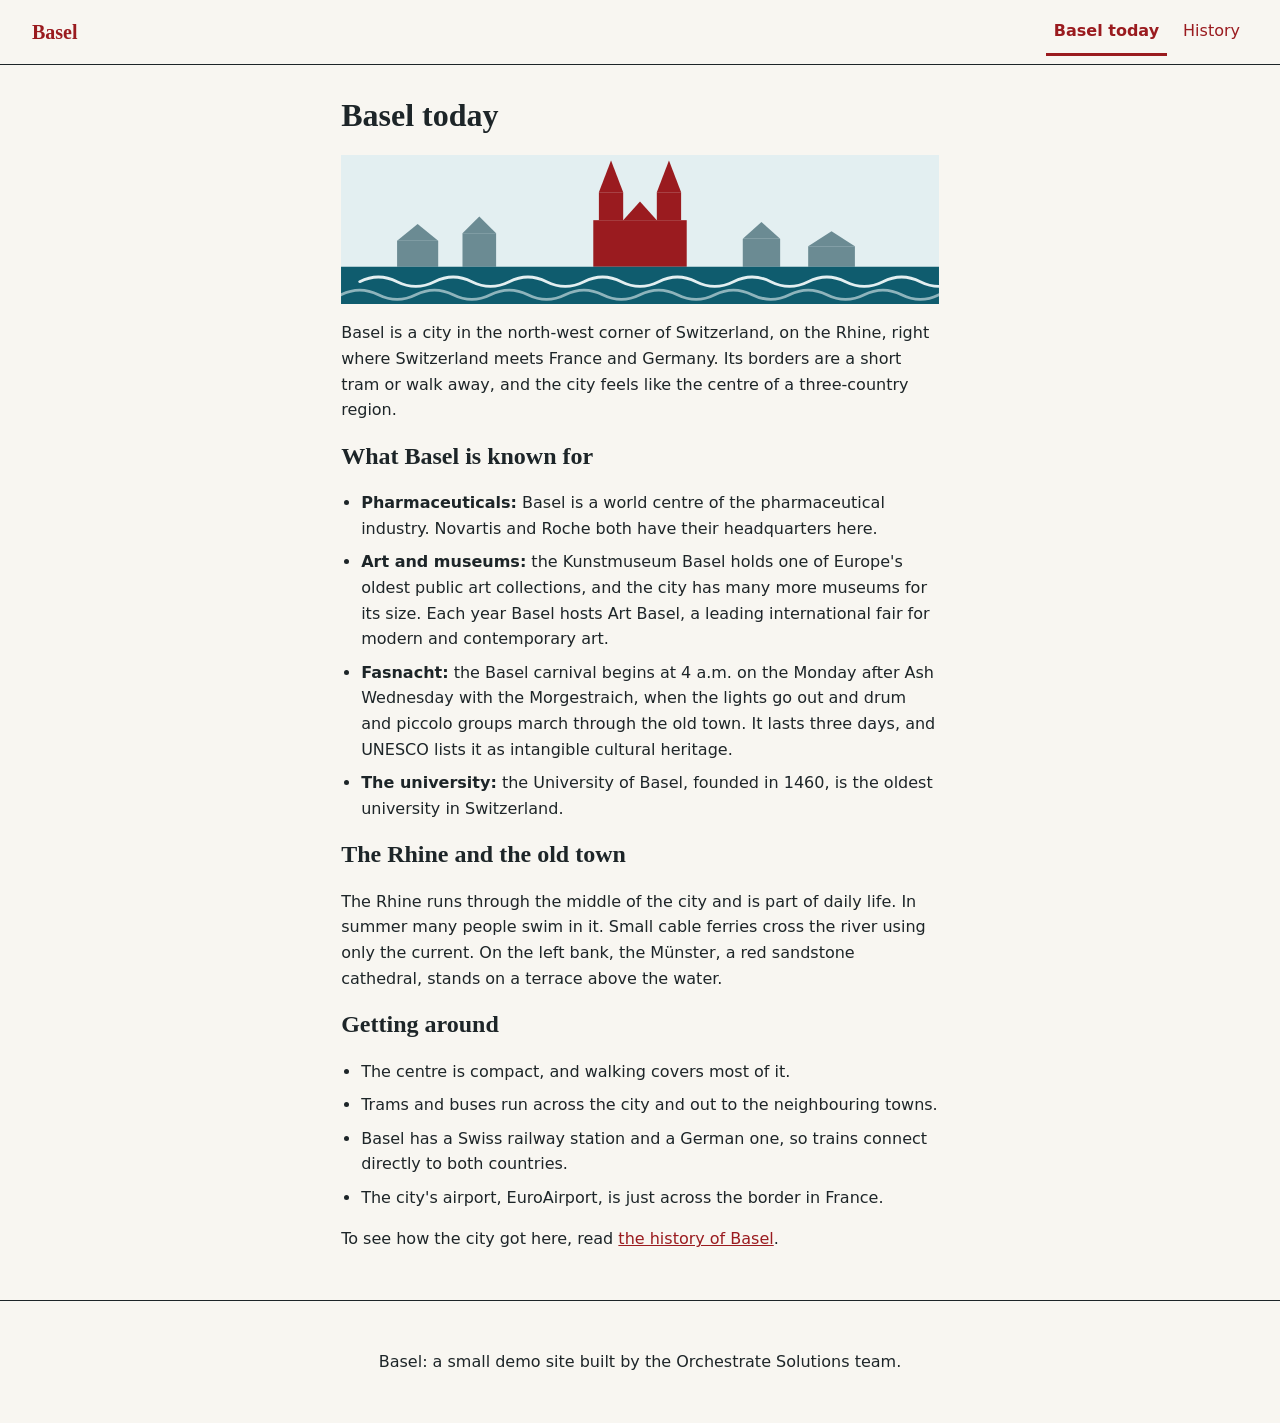
<file: index.html>
<!doctype html>
<html lang="en">
<head>
<meta charset="utf-8">
<meta name="viewport" content="width=device-width, initial-scale=1">
<title>Basel today | Basel</title>
<meta name="description" content="Basel, Switzerland today: the city on the Rhine.">
<link rel="stylesheet" href="css/tokens.css">
<link rel="stylesheet" href="css/layout.css">
<link rel="stylesheet" href="css/site.css">
</head>
<body>
<a class="skip-link" href="#main">Skip to content</a>
<header class="site-header">
<a class="brand" href="index.html">Basel</a>
<nav aria-label="Main"><ul><li><a href="index.html" aria-current="page">Basel today</a></li><li><a href="pages/history.html">History</a></li></ul></nav>
</header>
<main id="main">
<h1>Basel today</h1>
<img src="assets/rhine.svg" alt="A simple skyline of a twin-spired cathedral above the Rhine" width="640" height="160" style="max-width:100%;height:auto">
<p>Basel is a city in the north-west corner of Switzerland, on the Rhine, right where Switzerland meets France and Germany. Its borders are a short tram or walk away, and the city feels like the centre of a three-country region.</p>
<h2>What Basel is known for</h2>
<ul>
<li><strong>Pharmaceuticals:</strong> Basel is a world centre of the pharmaceutical industry. Novartis and Roche both have their headquarters here.</li>
<li><strong>Art and museums:</strong> the Kunstmuseum Basel holds one of Europe's oldest public art collections, and the city has many more museums for its size. Each year Basel hosts Art Basel, a leading international fair for modern and contemporary art.</li>
<li><strong>Fasnacht:</strong> the Basel carnival begins at 4 a.m. on the Monday after Ash Wednesday with the Morgestraich, when the lights go out and drum and piccolo groups march through the old town. It lasts three days, and UNESCO lists it as intangible cultural heritage.</li>
<li><strong>The university:</strong> the University of Basel, founded in 1460, is the oldest university in Switzerland.</li>
</ul>
<h2>The Rhine and the old town</h2>
<p>The Rhine runs through the middle of the city and is part of daily life. In summer many people swim in it. Small cable ferries cross the river using only the current. On the left bank, the Münster, a red sandstone cathedral, stands on a terrace above the water.</p>
<h2>Getting around</h2>
<ul>
<li>The centre is compact, and walking covers most of it.</li>
<li>Trams and buses run across the city and out to the neighbouring towns.</li>
<li>Basel has a Swiss railway station and a German one, so trains connect directly to both countries.</li>
<li>The city's airport, EuroAirport, is just across the border in France.</li>
</ul>
<p>To see how the city got here, read <a href="pages/history.html">the history of Basel</a>.</p>
</main>
<footer class="site-footer"><p>Basel: a small demo site built by the Orchestrate Solutions team.</p></footer>
<script src="js/nav.js" defer></script>
<script src="js/app.js" defer></script>
</body>
</html>
</file>
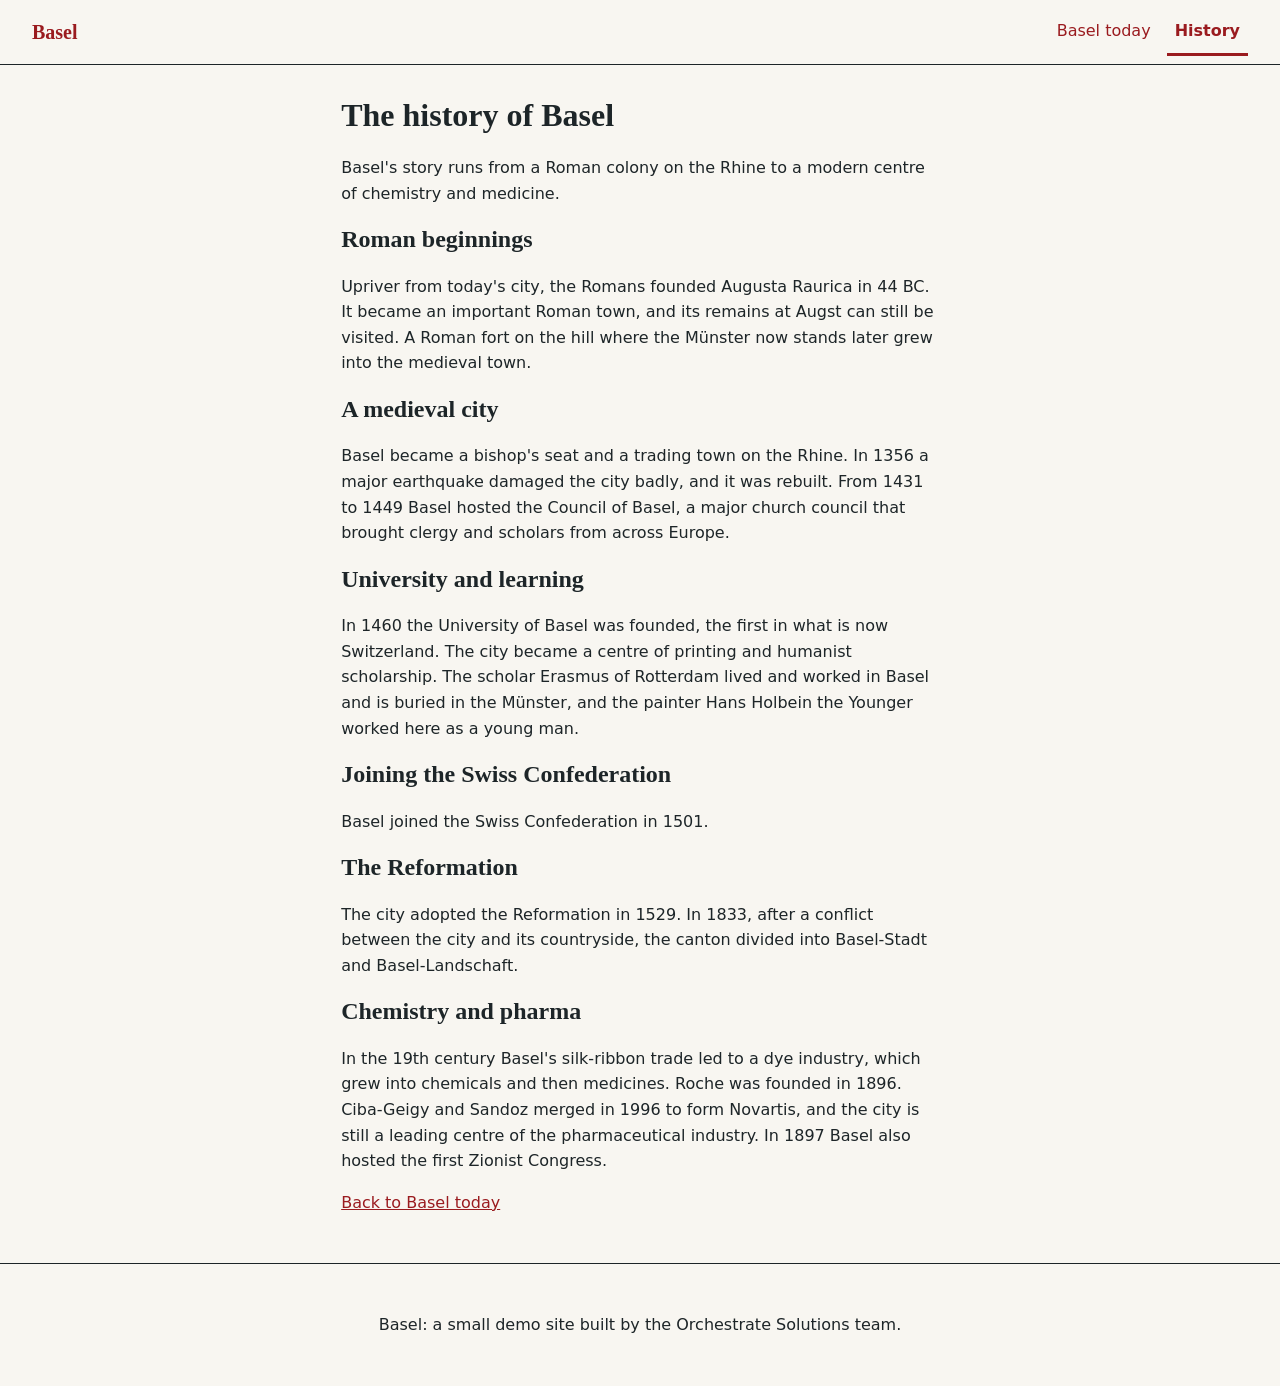
<file: pages/history.html>
<!doctype html>
<html lang="en">
<head>
<meta charset="utf-8">
<meta name="viewport" content="width=device-width, initial-scale=1">
<title>The history of Basel | Basel</title>
<meta name="description" content="The history of Basel, Switzerland.">
<link rel="stylesheet" href="../css/tokens.css">
<link rel="stylesheet" href="../css/layout.css">
<link rel="stylesheet" href="../css/site.css">
</head>
<body>
<a class="skip-link" href="#main">Skip to content</a>
<header class="site-header">
<a class="brand" href="../index.html">Basel</a>
<nav aria-label="Main"><ul><li><a href="../index.html">Basel today</a></li><li><a href="history.html" aria-current="page">History</a></li></ul></nav>
</header>
<main id="main">
<h1>The history of Basel</h1>
<p>Basel's story runs from a Roman colony on the Rhine to a modern centre of chemistry and medicine.</p>
<h2>Roman beginnings</h2>
<p>Upriver from today's city, the Romans founded Augusta Raurica in 44 BC. It became an important Roman town, and its remains at Augst can still be visited. A Roman fort on the hill where the Münster now stands later grew into the medieval town.</p>
<h2>A medieval city</h2>
<p>Basel became a bishop's seat and a trading town on the Rhine. In 1356 a major earthquake damaged the city badly, and it was rebuilt. From 1431 to 1449 Basel hosted the Council of Basel, a major church council that brought clergy and scholars from across Europe.</p>
<h2>University and learning</h2>
<p>In 1460 the University of Basel was founded, the first in what is now Switzerland. The city became a centre of printing and humanist scholarship. The scholar Erasmus of Rotterdam lived and worked in Basel and is buried in the Münster, and the painter Hans Holbein the Younger worked here as a young man.</p>
<h2>Joining the Swiss Confederation</h2>
<p>Basel joined the Swiss Confederation in 1501.</p>
<h2>The Reformation</h2>
<p>The city adopted the Reformation in 1529. In 1833, after a conflict between the city and its countryside, the canton divided into Basel-Stadt and Basel-Landschaft.</p>
<h2>Chemistry and pharma</h2>
<p>In the 19th century Basel's silk-ribbon trade led to a dye industry, which grew into chemicals and then medicines. Roche was founded in 1896. Ciba-Geigy and Sandoz merged in 1996 to form Novartis, and the city is still a leading centre of the pharmaceutical industry. In 1897 Basel also hosted the first Zionist Congress.</p>
<p><a href="../index.html">Back to Basel today</a></p>
</main>
<footer class="site-footer"><p>Basel: a small demo site built by the Orchestrate Solutions team.</p></footer>
<script src="../js/nav.js" defer></script>
<script src="../js/app.js" defer></script>
</body>
</html>
</file>
<file: css/tokens.css>
/* Design tokens (owner: Designer). Calm and simple.
   Palette: warm paper ground; Rhine blue-green as the main voice;
   Münster sandstone red as the accent (the cathedral's red stone).
   Type: Georgia headings, system sans body. No web fonts.
   All text pairs are WCAG AA (4.5:1 or better) on the stated ground. */
:root {
  --font-display: Georgia, "Times New Roman", serif;
  --font-body: system-ui, -apple-system, "Segoe UI", Roboto, sans-serif;

  /* Type scale (fluid) */
  --step--1: clamp(.85rem, .83rem + .1vw, .92rem);
  --step-0: clamp(1.05rem, 1rem + .25vw, 1.15rem);
  --step-1: clamp(1.3rem, 1.2rem + .5vw, 1.55rem);
  --step-2: clamp(1.7rem, 1.4rem + 1.4vw, 2.3rem);
  --step-3: clamp(2.2rem, 1.7rem + 2.5vw, 3.5rem);

  /* Ground and text */
  --color-bg: #f8f6f1;          /* paper */
  --color-text: #1d2528;        /* ink, 14.5:1 on bg */
  --color-muted: #4f5b60;       /* secondary text, 6.5:1 on bg */
  --color-rule: #d6d3ca;        /* hairlines, decorative only */

  /* Rhine */
  --color-rhine: #0f5c6e;       /* 7:1 on bg; headings, key links */
  --color-rhine-deep: #0a3a47;  /* dark ground for light text, 11:1 with --color-on-deep */
  --color-rhine-tint: #e3eff1;  /* pale panel, text stays --color-text */
  --color-on-deep: #f8f6f1;

  /* Accent: Münster sandstone red */
  --color-accent: #9a1b1f;      /* 7:1 on bg */

  --space-1: .5rem;
  --space-2: 1rem;
  --space-3: 2rem;
  --space-4: 4rem;
  --radius-s: 2px;
  --radius-m: 6px;
  --measure: 65ch;
}
</file>
<file: css/layout.css>
/* Page shell layout (owner: UI/UX). Mobile first. */
* { box-sizing: border-box; }
body { margin: 0; min-height: 100vh; display: flex; flex-direction: column; overflow-wrap: break-word; }

.skip-link { position: absolute; left: -999px; top: 0; }
.skip-link:focus { left: var(--space-1); top: var(--space-1); background: var(--color-bg); color: var(--color-text); padding: var(--space-1) var(--space-2); border: 2px solid currentColor; z-index: 20; }

.site-header { display: flex; flex-direction: column; gap: var(--space-1); padding: var(--space-1) var(--space-2); border-bottom: 1px solid currentColor; }
.site-header ul { display: flex; flex-wrap: wrap; gap: 0 var(--space-1); list-style: none; margin: 0; padding: 0; }
.site-header nav a { display: inline-block; padding: .6rem .5rem; min-height: 44px; text-decoration: none; border-bottom: 3px solid transparent; }
.site-header nav a:hover { border-bottom-color: var(--color-accent); }
.site-header nav a[aria-current="page"] { border-bottom-color: currentColor; }
.brand { display: inline-block; padding: .4rem 0; font-size: 1.25rem; }

main { flex: 1; width: 100%; max-width: var(--measure); margin: 0 auto; padding: var(--space-3) var(--space-2); }
main > h1 { margin-top: 0; }
main :is(ul, ol) { padding-left: 1.25rem; }
main li + li { margin-top: var(--space-1); }

.site-footer { padding: var(--space-3) var(--space-2); text-align: center; border-top: 1px solid currentColor; }

@media (min-width: 40rem) {
  .site-header { flex-direction: row; align-items: center; justify-content: space-between; padding: var(--space-1) var(--space-3); }
  main { padding: var(--space-3); }
}

/* Decorative banner image (e.g. assets/rhine.svg): scales to the column. */
main img { display: block; max-width: 100%; height: auto; }
</file>
<file: css/site.css>
/* Base look (owner: Lead Dev). */
body { font-family: var(--font-body); background: var(--color-bg); color: var(--color-text); line-height: 1.6; }
h1, h2, h3 { font-family: var(--font-display); line-height: 1.15; }
a { color: var(--color-accent); }
a:focus-visible { outline: 3px solid currentColor; outline-offset: 3px; }
.brand { font-family: var(--font-display); font-weight: 700; text-decoration: none; }
[aria-current="page"] { font-weight: 700; }
</file>
